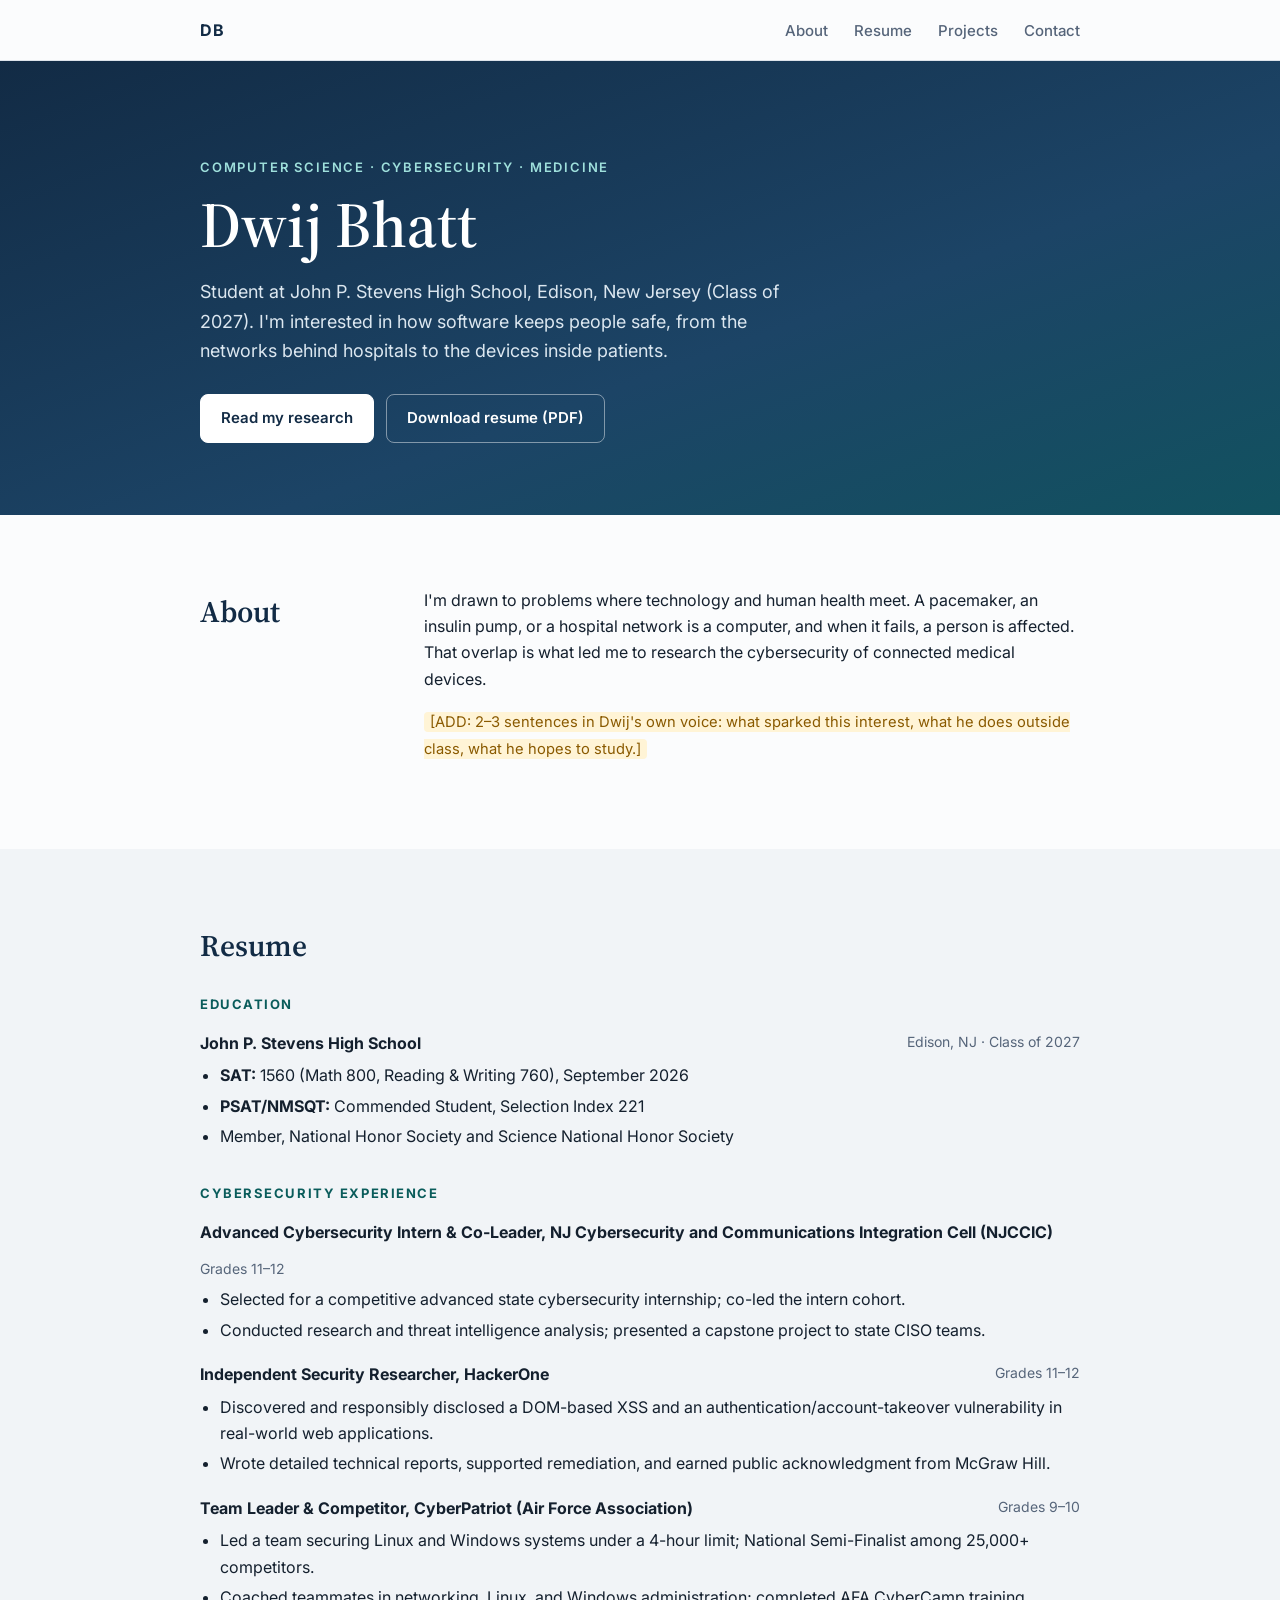
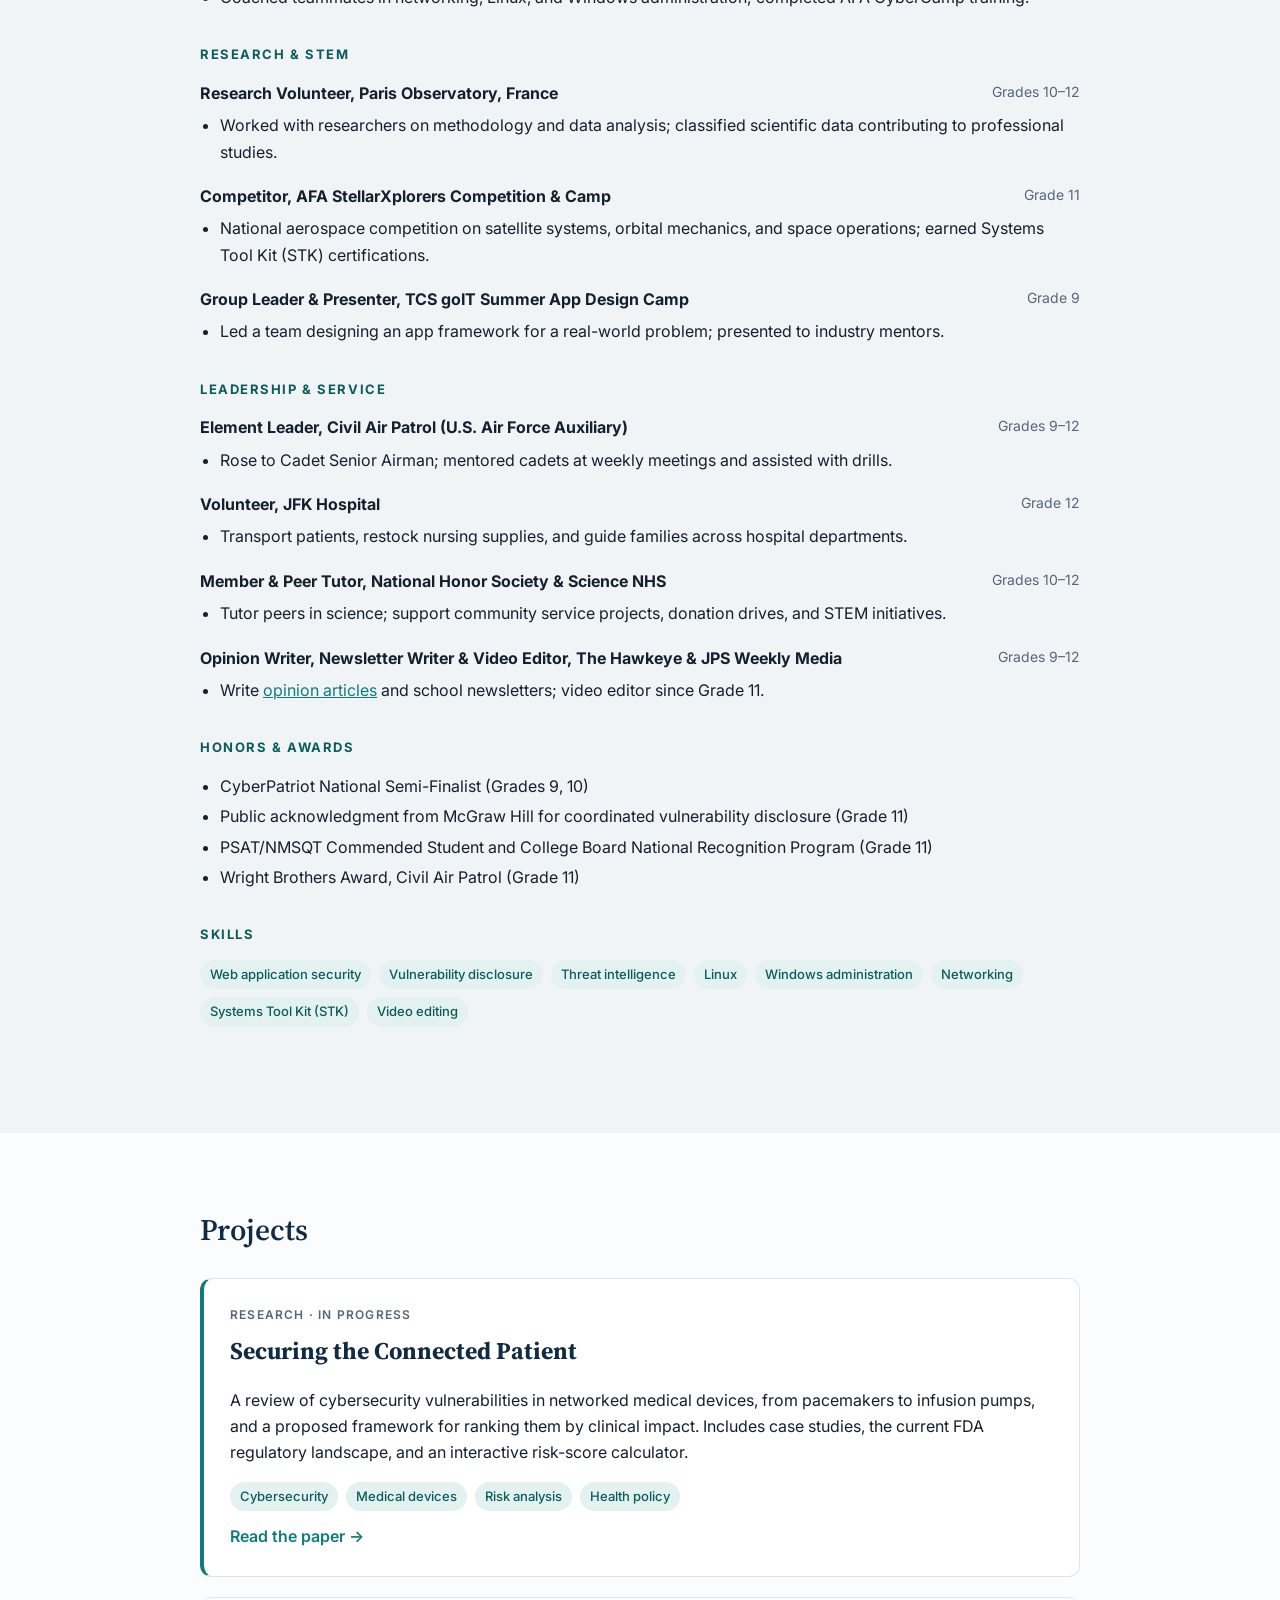
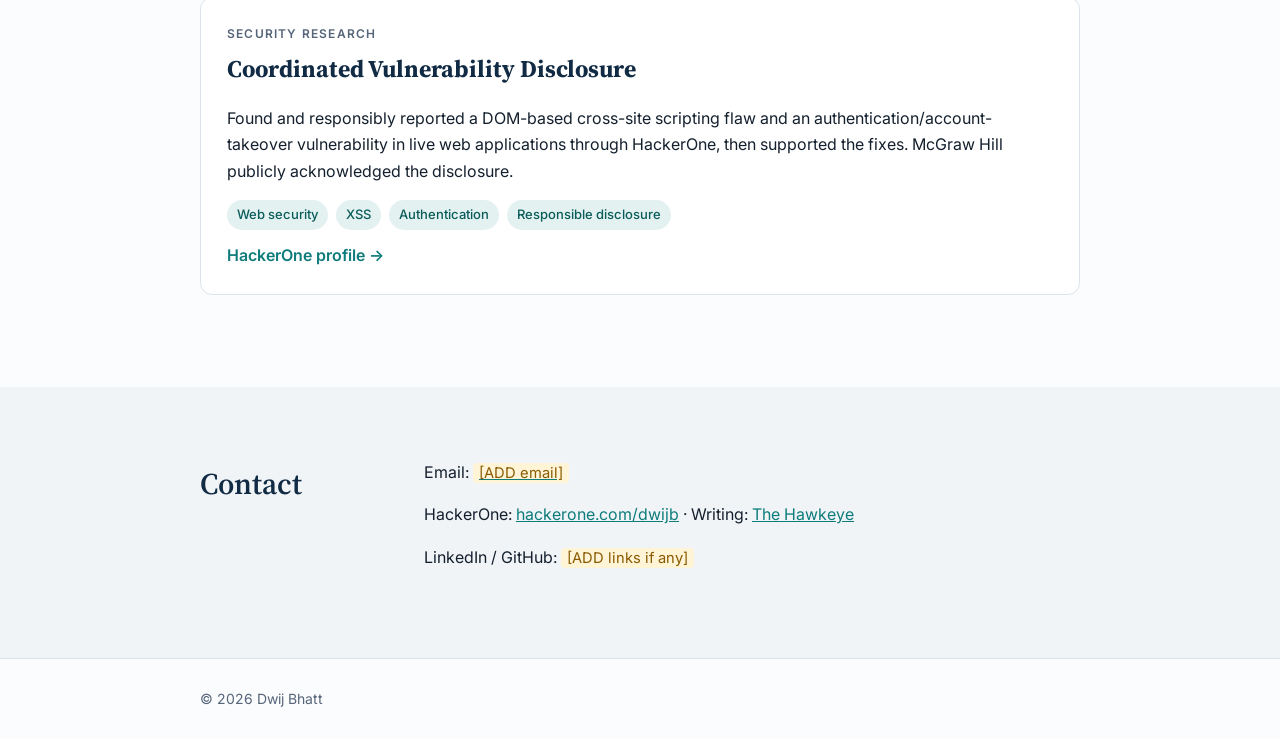
<file: index.html>
<!DOCTYPE html>
<html lang="en">
<head>
<meta charset="UTF-8">
<meta name="viewport" content="width=device-width, initial-scale=1.0">
<title>Dwij Bhatt</title>
<meta name="description" content="Dwij Bhatt: student at JP Stevens High School interested in computer science, cybersecurity, and medicine.">
<link rel="preconnect" href="https://fonts.googleapis.com">
<link href="https://fonts.googleapis.com/css2?family=Inter:wght@400;500;600;700&family=Source+Serif+4:ital,wght@0,400;0,600;1,400&display=swap" rel="stylesheet">
<link rel="stylesheet" href="style.css">
</head>
<body>

<header class="nav">
  <div class="wrap nav-inner">
    <a href="#top" class="logo">DB</a>
    <nav>
      <a href="#about">About</a>
      <a href="#resume">Resume</a>
      <a href="#projects">Projects</a>
      <a href="#contact">Contact</a>
    </nav>
  </div>
</header>

<main id="top">

  <section class="hero">
    <div class="wrap">
      <p class="eyebrow">Computer Science · Cybersecurity · Medicine</p>
      <h1>Dwij Bhatt</h1>
      <p class="lede">Student at John P. Stevens High School, Edison, New Jersey (Class of 2027). I'm interested in how software keeps people safe, from the networks behind hospitals to the devices inside patients.</p>
      <div class="hero-actions">
        <a class="btn primary" href="research.html">Read my research</a>
        <a class="btn" href="resume.pdf">Download resume (PDF)</a>
      </div>
    </div>
  </section>

  <section id="about" class="section">
    <div class="wrap two-col">
      <h2>About</h2>
      <div>
        <p>I'm drawn to problems where technology and human health meet. A pacemaker, an insulin pump, or a hospital network is a computer, and when it fails, a person is affected. That overlap is what led me to research the cybersecurity of connected medical devices.</p>
        <p><span class="ph">[ADD: 2–3 sentences in Dwij's own voice: what sparked this interest, what he does outside class, what he hopes to study.]</span></p>
      </div>
    </div>
  </section>

  <section id="resume" class="section alt">
    <div class="wrap">
      <h2>Resume</h2>

      <div class="resume-block">
        <h3>Education</h3>
        <div class="item">
          <div class="item-head"><strong>John P. Stevens High School</strong><span>Edison, NJ · Class of 2027</span></div>
          <ul>
            <li><strong>SAT:</strong> 1560 (Math 800, Reading &amp; Writing 760), September 2026</li>
            <li><strong>PSAT/NMSQT:</strong> Commended Student, Selection Index 221</li>
            <li>Member, National Honor Society and Science National Honor Society</li>
          </ul>
        </div>
      </div>

      <div class="resume-block">
        <h3>Cybersecurity Experience</h3>
        <div class="item">
          <div class="item-head"><strong>Advanced Cybersecurity Intern &amp; Co-Leader, NJ Cybersecurity and Communications Integration Cell (NJCCIC)</strong><span>Grades 11–12</span></div>
          <ul>
            <li>Selected for a competitive advanced state cybersecurity internship; co-led the intern cohort.</li>
            <li>Conducted research and threat intelligence analysis; presented a capstone project to state CISO teams.</li>
          </ul>
        </div>
        <div class="item">
          <div class="item-head"><strong>Independent Security Researcher, HackerOne</strong><span>Grades 11–12</span></div>
          <ul>
            <li>Discovered and responsibly disclosed a DOM-based XSS and an authentication/account-takeover vulnerability in real-world web applications.</li>
            <li>Wrote detailed technical reports, supported remediation, and earned public acknowledgment from McGraw Hill.</li>
          </ul>
        </div>
        <div class="item">
          <div class="item-head"><strong>Team Leader &amp; Competitor, CyberPatriot (Air Force Association)</strong><span>Grades 9–10</span></div>
          <ul>
            <li>Led a team securing Linux and Windows systems under a 4-hour limit; National Semi-Finalist among 25,000+ competitors.</li>
            <li>Coached teammates in networking, Linux, and Windows administration; completed AFA CyberCamp training.</li>
          </ul>
        </div>
      </div>

      <div class="resume-block">
        <h3>Research &amp; STEM</h3>
        <div class="item">
          <div class="item-head"><strong>Research Volunteer, Paris Observatory, France</strong><span>Grades 10–12</span></div>
          <ul><li>Worked with researchers on methodology and data analysis; classified scientific data contributing to professional studies.</li></ul>
        </div>
        <div class="item">
          <div class="item-head"><strong>Competitor, AFA StellarXplorers Competition &amp; Camp</strong><span>Grade 11</span></div>
          <ul><li>National aerospace competition on satellite systems, orbital mechanics, and space operations; earned Systems Tool Kit (STK) certifications.</li></ul>
        </div>
        <div class="item">
          <div class="item-head"><strong>Group Leader &amp; Presenter, TCS goIT Summer App Design Camp</strong><span>Grade 9</span></div>
          <ul><li>Led a team designing an app framework for a real-world problem; presented to industry mentors.</li></ul>
        </div>
      </div>

      <div class="resume-block">
        <h3>Leadership &amp; Service</h3>
        <div class="item">
          <div class="item-head"><strong>Element Leader, Civil Air Patrol (U.S. Air Force Auxiliary)</strong><span>Grades 9–12</span></div>
          <ul><li>Rose to Cadet Senior Airman; mentored cadets at weekly meetings and assisted with drills.</li></ul>
        </div>
        <div class="item">
          <div class="item-head"><strong>Volunteer, JFK Hospital</strong><span>Grade 12</span></div>
          <ul><li>Transport patients, restock nursing supplies, and guide families across hospital departments.</li></ul>
        </div>
        <div class="item">
          <div class="item-head"><strong>Member &amp; Peer Tutor, National Honor Society &amp; Science NHS</strong><span>Grades 10–12</span></div>
          <ul><li>Tutor peers in science; support community service projects, donation drives, and STEM initiatives.</li></ul>
        </div>
        <div class="item">
          <div class="item-head"><strong>Opinion Writer, Newsletter Writer &amp; Video Editor, The Hawkeye &amp; JPS Weekly Media</strong><span>Grades 9–12</span></div>
          <ul><li>Write <a href="https://hawkeyejps.com/staff_name/dwij-bhatt/">opinion articles</a> and school newsletters; video editor since Grade 11.</li></ul>
        </div>
      </div>

      <div class="resume-block">
        <h3>Honors &amp; Awards</h3>
        <ul>
          <li>CyberPatriot National Semi-Finalist (Grades 9, 10)</li>
          <li>Public acknowledgment from McGraw Hill for coordinated vulnerability disclosure (Grade 11)</li>
          <li>PSAT/NMSQT Commended Student and College Board National Recognition Program (Grade 11)</li>
          <li>Wright Brothers Award, Civil Air Patrol (Grade 11)</li>
        </ul>
      </div>

      <div class="resume-block">
        <h3>Skills</h3>
        <div class="tags">
          <span>Web application security</span><span>Vulnerability disclosure</span><span>Threat intelligence</span><span>Linux</span><span>Windows administration</span><span>Networking</span><span>Systems Tool Kit (STK)</span><span>Video editing</span>
        </div>
      </div>
    </div>
  </section>

  <section id="projects" class="section">
    <div class="wrap">
      <h2>Projects</h2>
      <article class="project featured">
        <div class="project-tag">Research · In progress</div>
        <h3><a href="research.html">Securing the Connected Patient</a></h3>
        <p>A review of cybersecurity vulnerabilities in networked medical devices, from pacemakers to infusion pumps, and a proposed framework for ranking them by clinical impact. Includes case studies, the current FDA regulatory landscape, and an interactive risk-score calculator.</p>
        <div class="tags"><span>Cybersecurity</span><span>Medical devices</span><span>Risk analysis</span><span>Health policy</span></div>
        <a class="link-arrow" href="research.html">Read the paper →</a>
      </article>
      <article class="project">
        <div class="project-tag">Security research</div>
        <h3><a href="https://hackerone.com/dwijb?type=user">Coordinated Vulnerability Disclosure</a></h3>
        <p>Found and responsibly reported a DOM-based cross-site scripting flaw and an authentication/account-takeover vulnerability in live web applications through HackerOne, then supported the fixes. McGraw Hill publicly acknowledged the disclosure.</p>
        <div class="tags"><span>Web security</span><span>XSS</span><span>Authentication</span><span>Responsible disclosure</span></div>
        <a class="link-arrow" href="https://hackerone.com/dwijb?type=user">HackerOne profile →</a>
      </article>
    </div>
  </section>

  <section id="contact" class="section alt">
    <div class="wrap two-col">
      <h2>Contact</h2>
      <div>
        <p>Email: <a href="mailto:you@example.com"><span class="ph">[ADD email]</span></a></p>
        <p>HackerOne: <a href="https://hackerone.com/dwijb?type=user">hackerone.com/dwijb</a> · Writing: <a href="https://hawkeyejps.com/staff_name/dwij-bhatt/">The Hawkeye</a></p>
        <p>LinkedIn / GitHub: <span class="ph">[ADD links if any]</span></p>
      </div>
    </div>
  </section>

</main>

<footer class="footer"><div class="wrap">© 2026 Dwij Bhatt</div></footer>
</body>
</html>
</file>
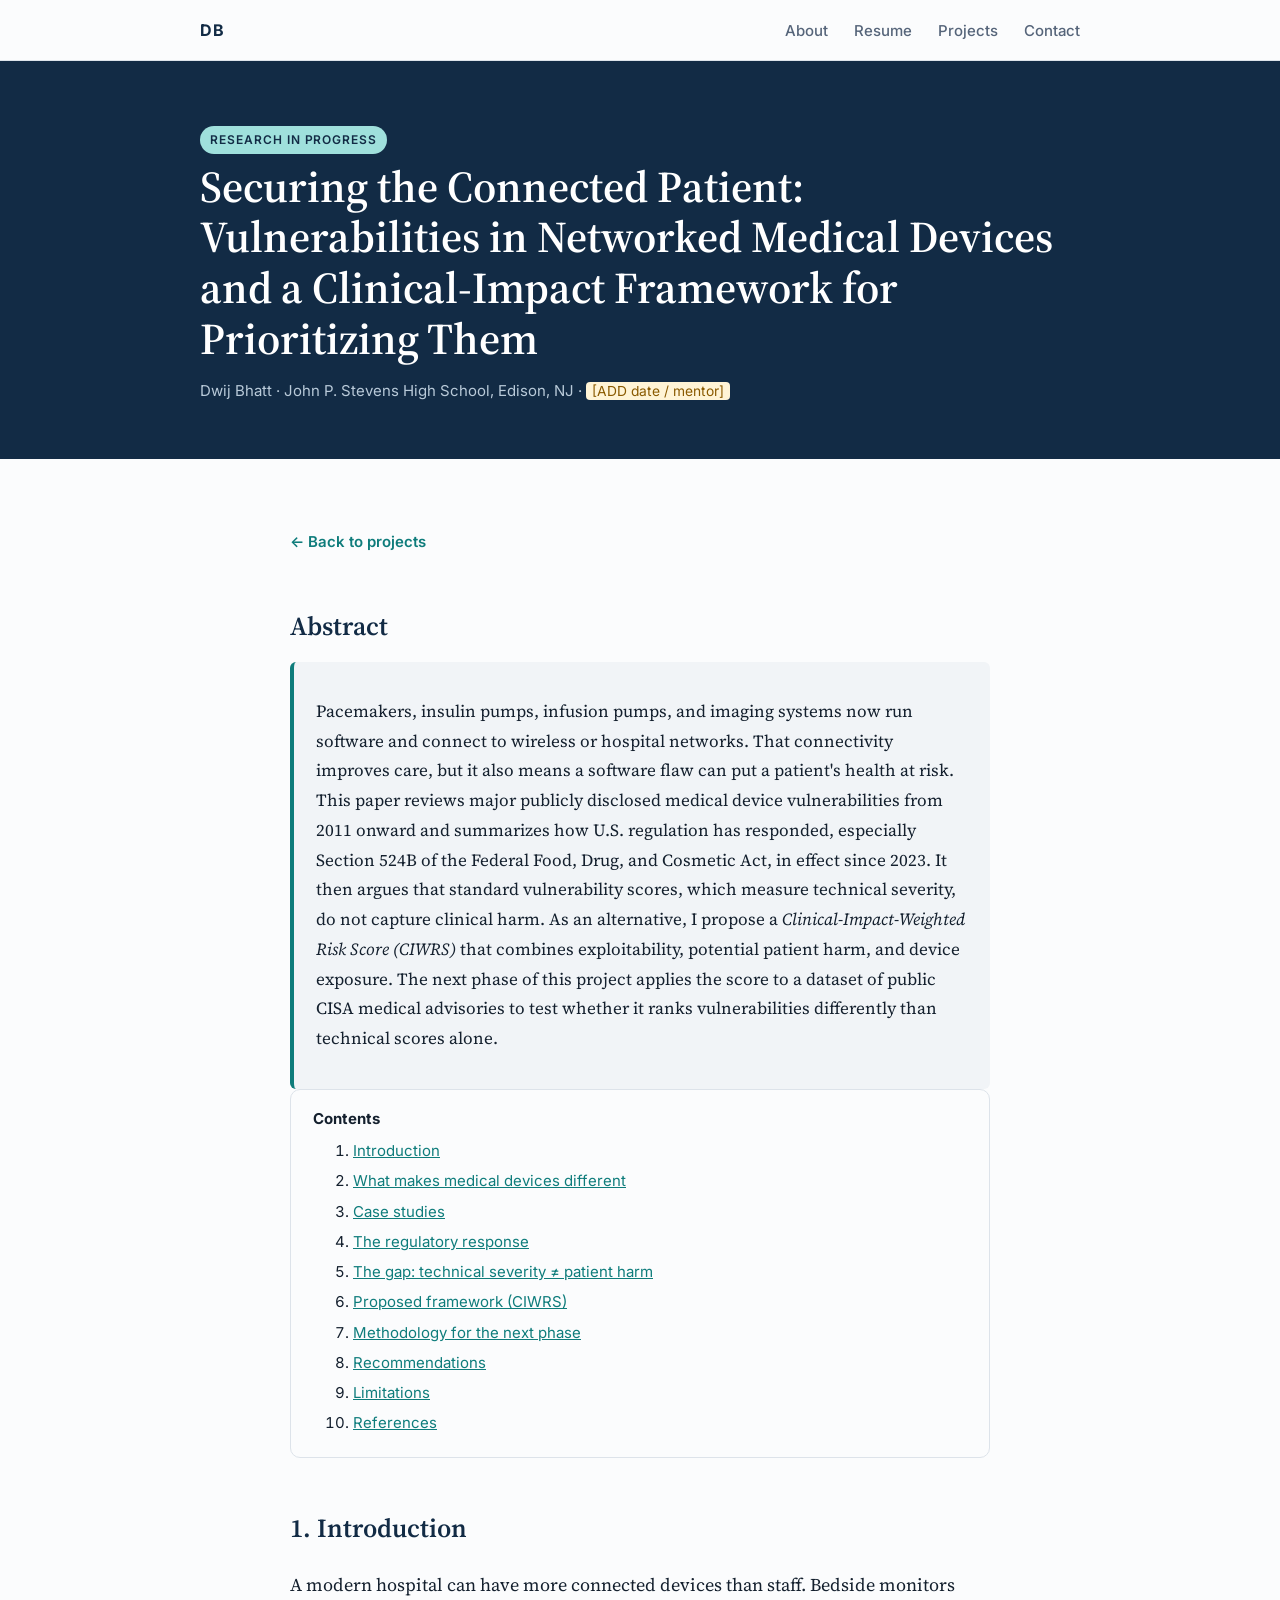
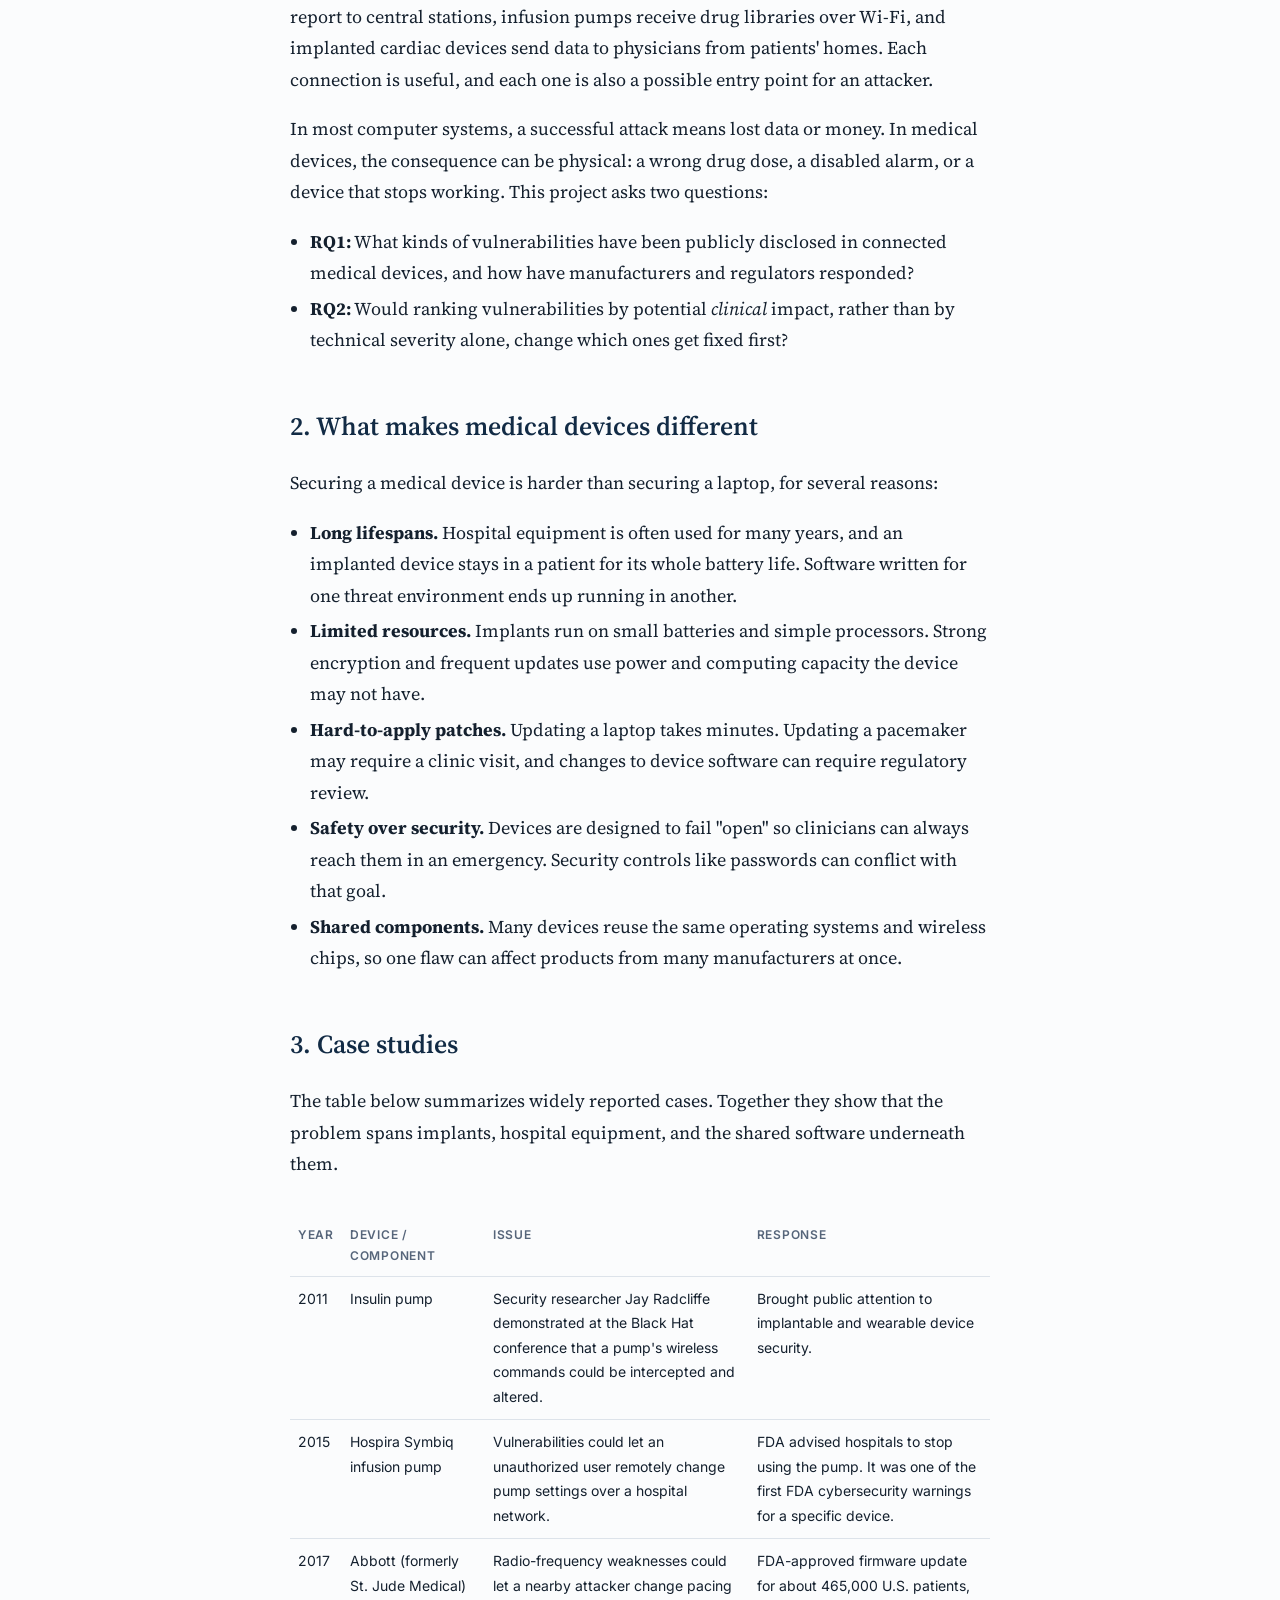
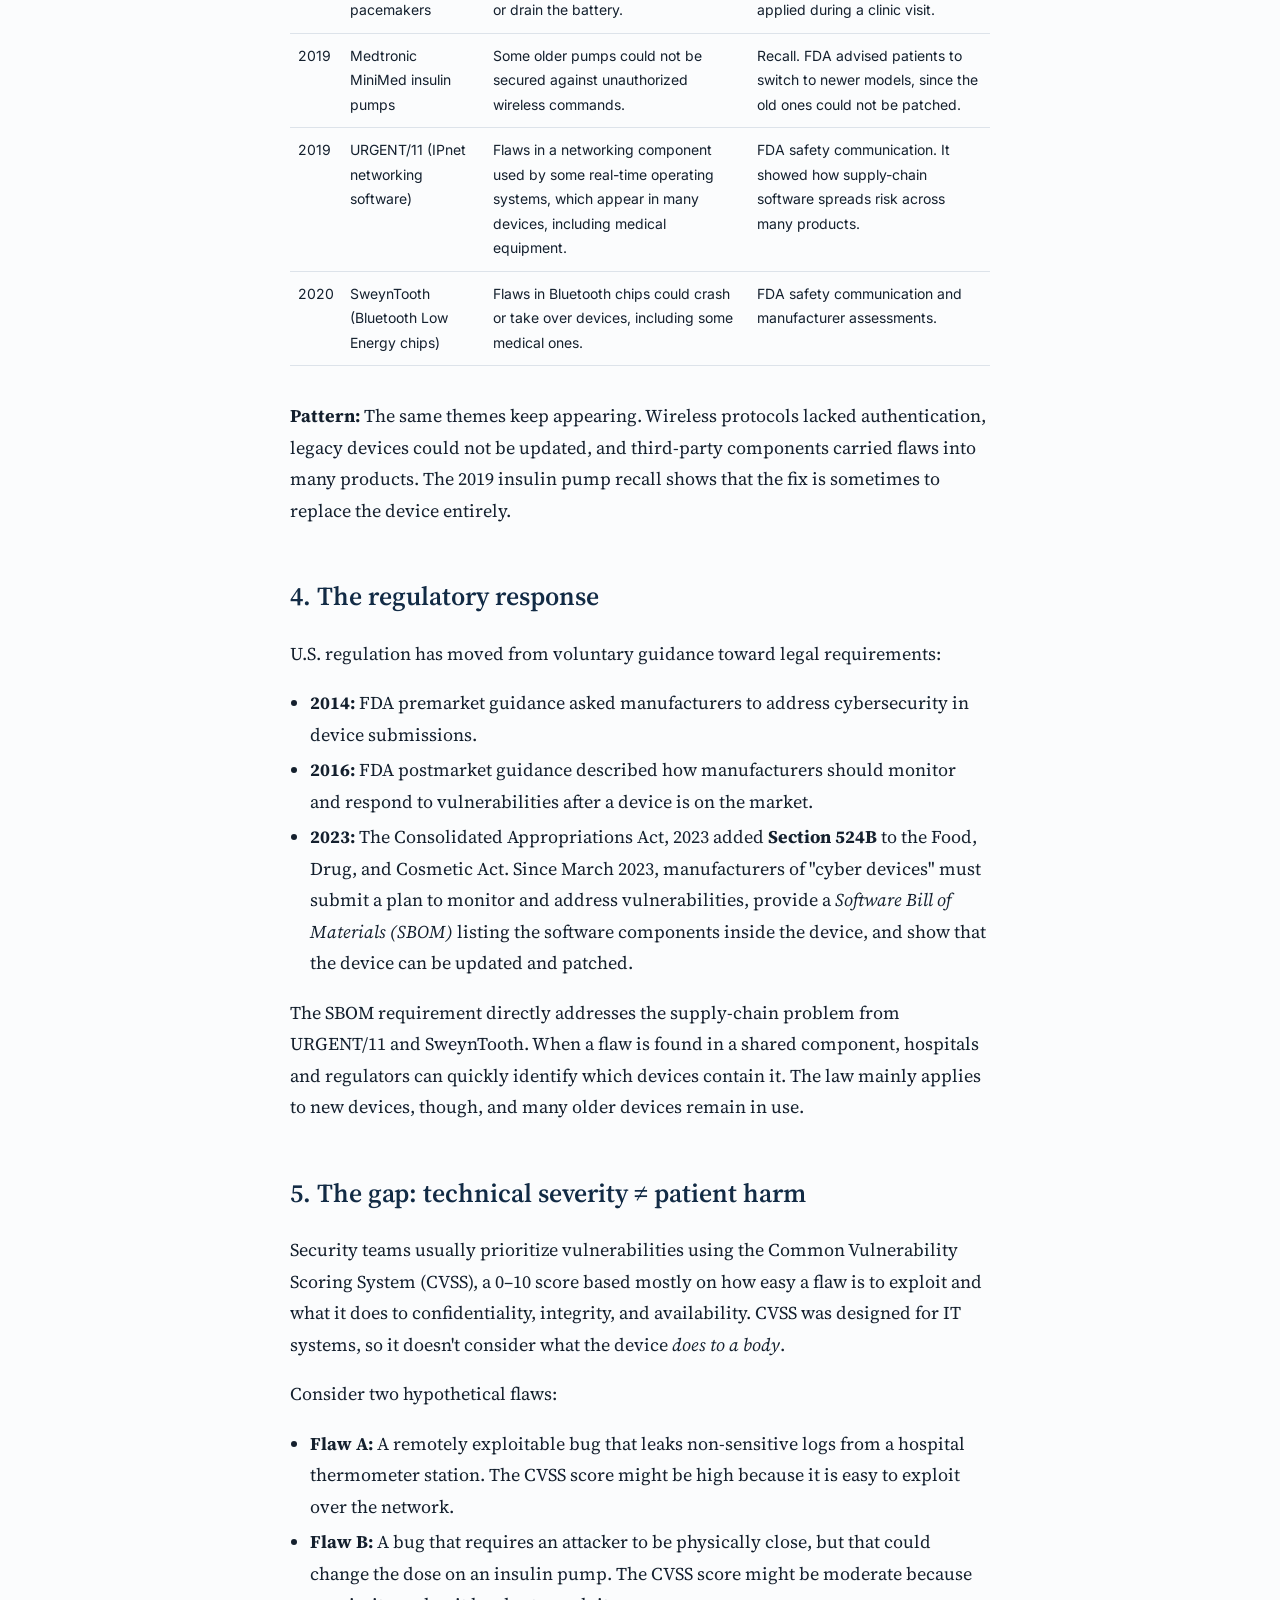
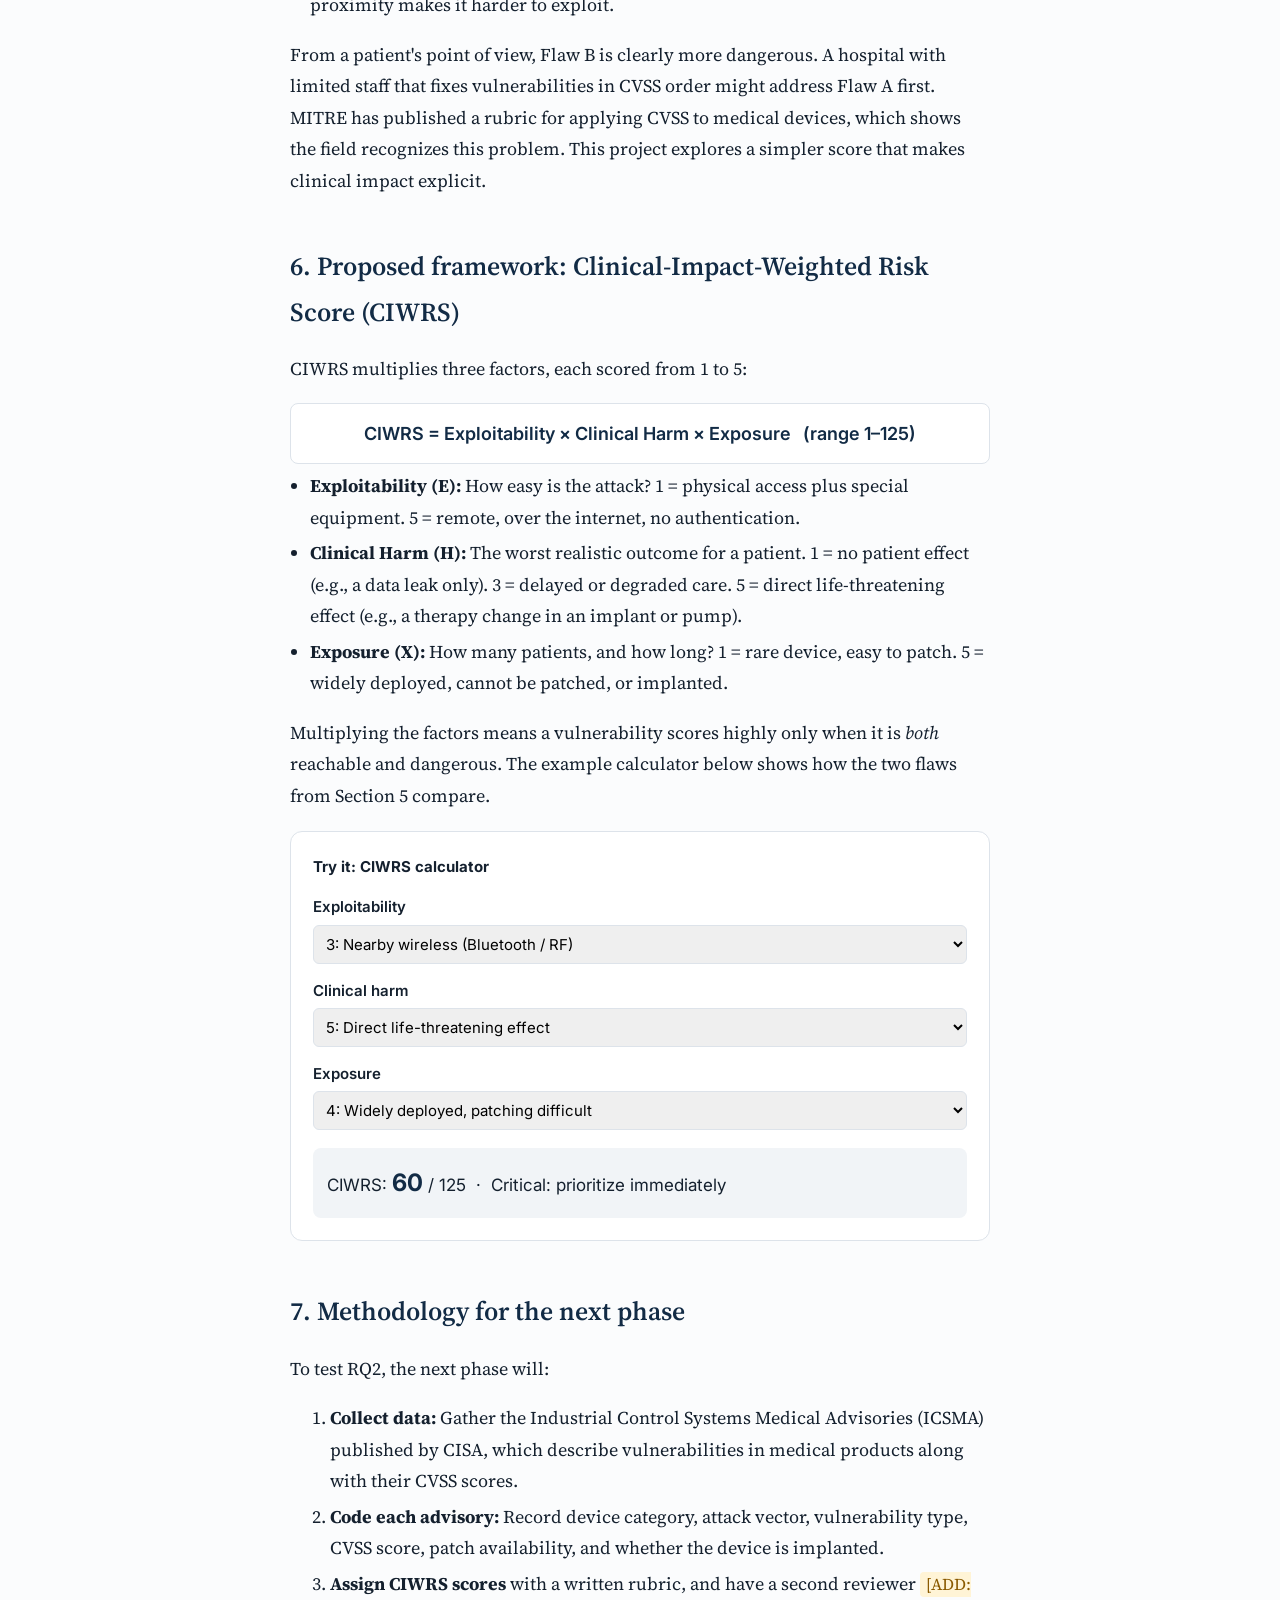
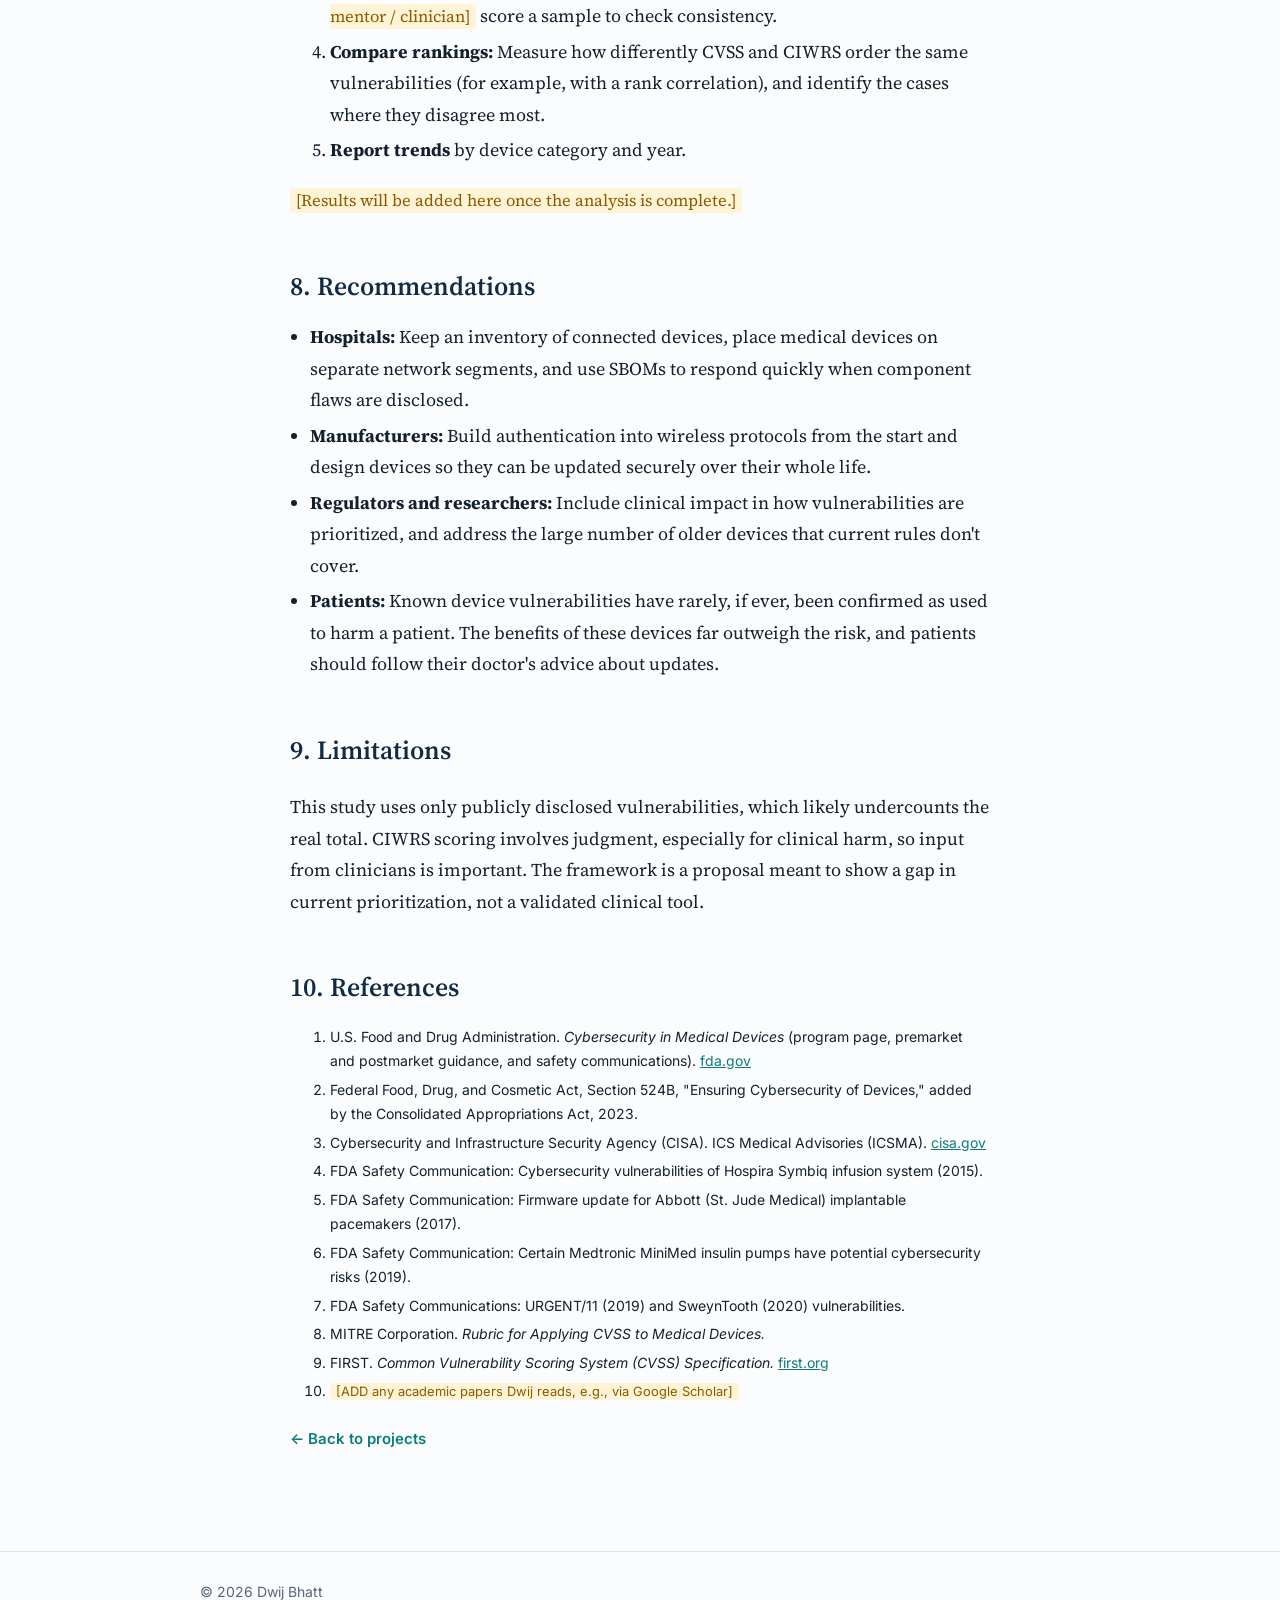
<file: research.html>
<!DOCTYPE html>
<html lang="en">
<head>
<meta charset="UTF-8">
<meta name="viewport" content="width=device-width, initial-scale=1.0">
<title>Securing the Connected Patient | Dwij Bhatt</title>
<meta name="description" content="A review of cybersecurity vulnerabilities in connected medical devices and a clinical-impact-weighted framework for prioritizing them.">
<link rel="preconnect" href="https://fonts.googleapis.com">
<link href="https://fonts.googleapis.com/css2?family=Inter:wght@400;500;600;700&family=Source+Serif+4:ital,wght@0,400;0,600;1,400&display=swap" rel="stylesheet">
<link rel="stylesheet" href="style.css">
</head>
<body>

<header class="nav">
  <div class="wrap nav-inner">
    <a href="index.html" class="logo">DB</a>
    <nav>
      <a href="index.html#about">About</a>
      <a href="index.html#resume">Resume</a>
      <a href="index.html#projects">Projects</a>
      <a href="index.html#contact">Contact</a>
    </nav>
  </div>
</header>

<section class="paper-head">
  <div class="wrap">
    <span class="status">Research in progress</span>
    <h1>Securing the Connected Patient: Vulnerabilities in Networked Medical Devices and a Clinical-Impact Framework for Prioritizing Them</h1>
    <p class="meta">Dwij Bhatt · John P. Stevens High School, Edison, NJ · <span class="ph">[ADD date / mentor]</span></p>
  </div>
</section>

<article class="paper">

  <p><a class="back" href="index.html#projects">← Back to projects</a></p>

  <h2 id="abstract">Abstract</h2>
  <div class="abstract">
    <p>Pacemakers, insulin pumps, infusion pumps, and imaging systems now run software and connect to wireless or hospital networks. That connectivity improves care, but it also means a software flaw can put a patient's health at risk. This paper reviews major publicly disclosed medical device vulnerabilities from 2011 onward and summarizes how U.S. regulation has responded, especially Section 524B of the Federal Food, Drug, and Cosmetic Act, in effect since 2023. It then argues that standard vulnerability scores, which measure technical severity, do not capture clinical harm. As an alternative, I propose a <em>Clinical-Impact-Weighted Risk Score (CIWRS)</em> that combines exploitability, potential patient harm, and device exposure. The next phase of this project applies the score to a dataset of public CISA medical advisories to test whether it ranks vulnerabilities differently than technical scores alone.</p>
  </div>

  <div class="toc">
    <strong>Contents</strong>
    <ol>
      <li><a href="#intro">Introduction</a></li>
      <li><a href="#background">What makes medical devices different</a></li>
      <li><a href="#cases">Case studies</a></li>
      <li><a href="#regulation">The regulatory response</a></li>
      <li><a href="#gap">The gap: technical severity ≠ patient harm</a></li>
      <li><a href="#framework">Proposed framework (CIWRS)</a></li>
      <li><a href="#method">Methodology for the next phase</a></li>
      <li><a href="#recs">Recommendations</a></li>
      <li><a href="#limits">Limitations</a></li>
      <li><a href="#refs">References</a></li>
    </ol>
  </div>

  <h2 id="intro">1. Introduction</h2>
  <p>A modern hospital can have more connected devices than staff. Bedside monitors report to central stations, infusion pumps receive drug libraries over Wi-Fi, and implanted cardiac devices send data to physicians from patients' homes. Each connection is useful, and each one is also a possible entry point for an attacker.</p>
  <p>In most computer systems, a successful attack means lost data or money. In medical devices, the consequence can be physical: a wrong drug dose, a disabled alarm, or a device that stops working. This project asks two questions:</p>
  <ul>
    <li><strong>RQ1:</strong> What kinds of vulnerabilities have been publicly disclosed in connected medical devices, and how have manufacturers and regulators responded?</li>
    <li><strong>RQ2:</strong> Would ranking vulnerabilities by potential <em>clinical</em> impact, rather than by technical severity alone, change which ones get fixed first?</li>
  </ul>

  <h2 id="background">2. What makes medical devices different</h2>
  <p>Securing a medical device is harder than securing a laptop, for several reasons:</p>
  <ul>
    <li><strong>Long lifespans.</strong> Hospital equipment is often used for many years, and an implanted device stays in a patient for its whole battery life. Software written for one threat environment ends up running in another.</li>
    <li><strong>Limited resources.</strong> Implants run on small batteries and simple processors. Strong encryption and frequent updates use power and computing capacity the device may not have.</li>
    <li><strong>Hard-to-apply patches.</strong> Updating a laptop takes minutes. Updating a pacemaker may require a clinic visit, and changes to device software can require regulatory review.</li>
    <li><strong>Safety over security.</strong> Devices are designed to fail "open" so clinicians can always reach them in an emergency. Security controls like passwords can conflict with that goal.</li>
    <li><strong>Shared components.</strong> Many devices reuse the same operating systems and wireless chips, so one flaw can affect products from many manufacturers at once.</li>
  </ul>

  <h2 id="cases">3. Case studies</h2>
  <p>The table below summarizes widely reported cases. Together they show that the problem spans implants, hospital equipment, and the shared software underneath them.</p>
  <div class="table-scroll">
  <table>
    <thead><tr><th>Year</th><th>Device / component</th><th>Issue</th><th>Response</th></tr></thead>
    <tbody>
      <tr><td>2011</td><td>Insulin pump</td><td>Security researcher Jay Radcliffe demonstrated at the Black Hat conference that a pump's wireless commands could be intercepted and altered.</td><td>Brought public attention to implantable and wearable device security.</td></tr>
      <tr><td>2015</td><td>Hospira Symbiq infusion pump</td><td>Vulnerabilities could let an unauthorized user remotely change pump settings over a hospital network.</td><td>FDA advised hospitals to stop using the pump. It was one of the first FDA cybersecurity warnings for a specific device.</td></tr>
      <tr><td>2017</td><td>Abbott (formerly St. Jude Medical) pacemakers</td><td>Radio-frequency weaknesses could let a nearby attacker change pacing or drain the battery.</td><td>FDA-approved firmware update for about 465,000 U.S. patients, applied during a clinic visit.</td></tr>
      <tr><td>2019</td><td>Medtronic MiniMed insulin pumps</td><td>Some older pumps could not be secured against unauthorized wireless commands.</td><td>Recall. FDA advised patients to switch to newer models, since the old ones could not be patched.</td></tr>
      <tr><td>2019</td><td>URGENT/11 (IPnet networking software)</td><td>Flaws in a networking component used by some real-time operating systems, which appear in many devices, including medical equipment.</td><td>FDA safety communication. It showed how supply-chain software spreads risk across many products.</td></tr>
      <tr><td>2020</td><td>SweynTooth (Bluetooth Low Energy chips)</td><td>Flaws in Bluetooth chips could crash or take over devices, including some medical ones.</td><td>FDA safety communication and manufacturer assessments.</td></tr>
    </tbody>
  </table>
  </div>
  <p><strong>Pattern:</strong> The same themes keep appearing. Wireless protocols lacked authentication, legacy devices could not be updated, and third-party components carried flaws into many products. The 2019 insulin pump recall shows that the fix is sometimes to replace the device entirely.</p>

  <h2 id="regulation">4. The regulatory response</h2>
  <p>U.S. regulation has moved from voluntary guidance toward legal requirements:</p>
  <ul>
    <li><strong>2014:</strong> FDA premarket guidance asked manufacturers to address cybersecurity in device submissions.</li>
    <li><strong>2016:</strong> FDA postmarket guidance described how manufacturers should monitor and respond to vulnerabilities after a device is on the market.</li>
    <li><strong>2023:</strong> The Consolidated Appropriations Act, 2023 added <strong>Section 524B</strong> to the Food, Drug, and Cosmetic Act. Since March 2023, manufacturers of "cyber devices" must submit a plan to monitor and address vulnerabilities, provide a <em>Software Bill of Materials (SBOM)</em> listing the software components inside the device, and show that the device can be updated and patched.</li>
  </ul>
  <p>The SBOM requirement directly addresses the supply-chain problem from URGENT/11 and SweynTooth. When a flaw is found in a shared component, hospitals and regulators can quickly identify which devices contain it. The law mainly applies to new devices, though, and many older devices remain in use.</p>

  <h2 id="gap">5. The gap: technical severity ≠ patient harm</h2>
  <p>Security teams usually prioritize vulnerabilities using the Common Vulnerability Scoring System (CVSS), a 0–10 score based mostly on how easy a flaw is to exploit and what it does to confidentiality, integrity, and availability. CVSS was designed for IT systems, so it doesn't consider what the device <em>does to a body</em>.</p>
  <p>Consider two hypothetical flaws:</p>
  <ul>
    <li><strong>Flaw A:</strong> A remotely exploitable bug that leaks non-sensitive logs from a hospital thermometer station. The CVSS score might be high because it is easy to exploit over the network.</li>
    <li><strong>Flaw B:</strong> A bug that requires an attacker to be physically close, but that could change the dose on an insulin pump. The CVSS score might be moderate because proximity makes it harder to exploit.</li>
  </ul>
  <p>From a patient's point of view, Flaw B is clearly more dangerous. A hospital with limited staff that fixes vulnerabilities in CVSS order might address Flaw A first. MITRE has published a rubric for applying CVSS to medical devices, which shows the field recognizes this problem. This project explores a simpler score that makes clinical impact explicit.</p>

  <h2 id="framework">6. Proposed framework: Clinical-Impact-Weighted Risk Score (CIWRS)</h2>
  <p>CIWRS multiplies three factors, each scored from 1 to 5:</p>
  <div class="formula">CIWRS = Exploitability × Clinical Harm × Exposure &nbsp;&nbsp;(range 1–125)</div>
  <ul>
    <li><strong>Exploitability (E):</strong> How easy is the attack? 1 = physical access plus special equipment. 5 = remote, over the internet, no authentication.</li>
    <li><strong>Clinical Harm (H):</strong> The worst realistic outcome for a patient. 1 = no patient effect (e.g., a data leak only). 3 = delayed or degraded care. 5 = direct life-threatening effect (e.g., a therapy change in an implant or pump).</li>
    <li><strong>Exposure (X):</strong> How many patients, and how long? 1 = rare device, easy to patch. 5 = widely deployed, cannot be patched, or implanted.</li>
  </ul>
  <p>Multiplying the factors means a vulnerability scores highly only when it is <em>both</em> reachable and dangerous. The example calculator below shows how the two flaws from Section 5 compare.</p>

  <div class="calc" id="calc">
    <strong>Try it: CIWRS calculator</strong>
    <label for="e">Exploitability</label>
    <select id="e">
      <option value="1">1: Physical access + special equipment</option>
      <option value="2">2: Physical access</option>
      <option value="3" selected>3: Nearby wireless (Bluetooth / RF)</option>
      <option value="4">4: Hospital network access</option>
      <option value="5">5: Remote over the internet, no authentication</option>
    </select>
    <label for="h">Clinical harm</label>
    <select id="h">
      <option value="1">1: No patient effect (data exposure only)</option>
      <option value="2">2: Minor inconvenience</option>
      <option value="3">3: Delayed or degraded care</option>
      <option value="4">4: Serious injury possible</option>
      <option value="5" selected>5: Direct life-threatening effect</option>
    </select>
    <label for="x">Exposure</label>
    <select id="x">
      <option value="1">1: Rare device, easily patched</option>
      <option value="2">2: Limited deployment</option>
      <option value="3">3: Moderate deployment</option>
      <option value="4" selected>4: Widely deployed, patching difficult</option>
      <option value="5">5: Implanted or unpatchable</option>
    </select>
    <div class="calc-out" id="out"></div>
  </div>

  <h2 id="method">7. Methodology for the next phase</h2>
  <p>To test RQ2, the next phase will:</p>
  <ol>
    <li><strong>Collect data:</strong> Gather the Industrial Control Systems Medical Advisories (ICSMA) published by CISA, which describe vulnerabilities in medical products along with their CVSS scores.</li>
    <li><strong>Code each advisory:</strong> Record device category, attack vector, vulnerability type, CVSS score, patch availability, and whether the device is implanted.</li>
    <li><strong>Assign CIWRS scores</strong> with a written rubric, and have a second reviewer <span class="ph">[ADD: mentor / clinician]</span> score a sample to check consistency.</li>
    <li><strong>Compare rankings:</strong> Measure how differently CVSS and CIWRS order the same vulnerabilities (for example, with a rank correlation), and identify the cases where they disagree most.</li>
    <li><strong>Report trends</strong> by device category and year.</li>
  </ol>
  <p><span class="ph">[Results will be added here once the analysis is complete.]</span></p>

  <h2 id="recs">8. Recommendations</h2>
  <ul>
    <li><strong>Hospitals:</strong> Keep an inventory of connected devices, place medical devices on separate network segments, and use SBOMs to respond quickly when component flaws are disclosed.</li>
    <li><strong>Manufacturers:</strong> Build authentication into wireless protocols from the start and design devices so they can be updated securely over their whole life.</li>
    <li><strong>Regulators and researchers:</strong> Include clinical impact in how vulnerabilities are prioritized, and address the large number of older devices that current rules don't cover.</li>
    <li><strong>Patients:</strong> Known device vulnerabilities have rarely, if ever, been confirmed as used to harm a patient. The benefits of these devices far outweigh the risk, and patients should follow their doctor's advice about updates.</li>
  </ul>

  <h2 id="limits">9. Limitations</h2>
  <p>This study uses only publicly disclosed vulnerabilities, which likely undercounts the real total. CIWRS scoring involves judgment, especially for clinical harm, so input from clinicians is important. The framework is a proposal meant to show a gap in current prioritization, not a validated clinical tool.</p>

  <h2 id="refs">10. References</h2>
  <ol class="refs">
    <li>U.S. Food and Drug Administration. <em>Cybersecurity in Medical Devices</em> (program page, premarket and postmarket guidance, and safety communications). <a href="https://www.fda.gov/medical-devices/digital-health-center-excellence/cybersecurity">fda.gov</a></li>
    <li>Federal Food, Drug, and Cosmetic Act, Section 524B, "Ensuring Cybersecurity of Devices," added by the Consolidated Appropriations Act, 2023.</li>
    <li>Cybersecurity and Infrastructure Security Agency (CISA). ICS Medical Advisories (ICSMA). <a href="https://www.cisa.gov/news-events/cybersecurity-advisories">cisa.gov</a></li>
    <li>FDA Safety Communication: Cybersecurity vulnerabilities of Hospira Symbiq infusion system (2015).</li>
    <li>FDA Safety Communication: Firmware update for Abbott (St. Jude Medical) implantable pacemakers (2017).</li>
    <li>FDA Safety Communication: Certain Medtronic MiniMed insulin pumps have potential cybersecurity risks (2019).</li>
    <li>FDA Safety Communications: URGENT/11 (2019) and SweynTooth (2020) vulnerabilities.</li>
    <li>MITRE Corporation. <em>Rubric for Applying CVSS to Medical Devices.</em></li>
    <li>FIRST. <em>Common Vulnerability Scoring System (CVSS) Specification.</em> <a href="https://www.first.org/cvss/">first.org</a></li>
    <li><span class="ph">[ADD any academic papers Dwij reads, e.g., via Google Scholar]</span></li>
  </ol>

  <p><a class="back" href="index.html#projects">← Back to projects</a></p>
</article>

<footer class="footer"><div class="wrap">© 2026 Dwij Bhatt</div></footer>

<script>
  (function () {
    var e = document.getElementById('e'), h = document.getElementById('h'),
        x = document.getElementById('x'), out = document.getElementById('out');
    function update() {
      var s = (+e.value) * (+h.value) * (+x.value);
      var level = s >= 60 ? 'Critical: prioritize immediately'
                : s >= 30 ? 'High: address soon'
                : s >= 12 ? 'Moderate: schedule fix'
                : 'Low: monitor';
      out.innerHTML = 'CIWRS: <strong>' + s + '</strong> / 125 &nbsp;·&nbsp; ' + level;
    }
    [e, h, x].forEach(function (el) { el.addEventListener('change', update); });
    update();
  })();
</script>
</body>
</html>
</file>
<file: style.css>
:root {
  --ink: #14202e;
  --muted: #56657a;
  --bg: #fbfcfd;
  --alt: #f1f4f7;
  --line: #dde3ea;
  --accent: #0e7c7b;
  --accent-dark: #0a5c5b;
  --navy: #122b45;
  --ph-bg: #fff4d6;
  --ph-ink: #8a5a00;
}
* { box-sizing: border-box; }
html { scroll-behavior: smooth; }
body {
  margin: 0; background: var(--bg); color: var(--ink);
  font-family: "Inter", system-ui, sans-serif; font-size: 16px; line-height: 1.65;
}
a { color: var(--accent); }
.wrap { max-width: 920px; margin: 0 auto; padding: 0 20px; }

/* nav */
.nav { position: sticky; top: 0; background: rgba(251,252,253,.92); backdrop-filter: blur(8px); border-bottom: 1px solid var(--line); z-index: 10; }
.nav-inner { display: flex; justify-content: space-between; align-items: center; height: 60px; }
.logo { font-weight: 700; text-decoration: none; color: var(--navy); letter-spacing: .04em; }
.nav nav a { margin-left: 22px; text-decoration: none; color: var(--muted); font-size: 15px; font-weight: 500; }
.nav nav a:hover { color: var(--accent); }

/* hero */
.hero { padding: 96px 0 72px; background: linear-gradient(160deg, var(--navy) 0%, #1c4466 60%, var(--accent-dark) 130%); color: #fff; }
.eyebrow { text-transform: uppercase; letter-spacing: .14em; font-size: 13px; font-weight: 600; color: #9fe0dc; margin: 0 0 12px; }
.hero h1 { font-family: "Source Serif 4", Georgia, serif; font-size: clamp(40px, 7vw, 64px); font-weight: 600; margin: 0 0 16px; line-height: 1.1; }
.lede { max-width: 620px; font-size: 18px; color: #dce7f0; margin: 0 0 28px; }
.hero-actions { display: flex; gap: 12px; flex-wrap: wrap; }
.btn { display: inline-block; padding: 11px 20px; border-radius: 8px; text-decoration: none; font-weight: 600; font-size: 15px; border: 1px solid rgba(255,255,255,.45); color: #fff; }
.btn.primary { background: #fff; color: var(--navy); border-color: #fff; }
.btn:hover { opacity: .9; }

/* sections */
.section { padding: 72px 0; }
.section.alt { background: var(--alt); }
h2 { font-family: "Source Serif 4", Georgia, serif; font-size: 30px; font-weight: 600; margin: 0 0 24px; color: var(--navy); }
h3 { font-size: 13px; text-transform: uppercase; letter-spacing: .12em; color: var(--accent-dark); margin: 0 0 14px; }
.two-col { display: grid; grid-template-columns: 200px 1fr; gap: 24px; }
.two-col p:first-child { margin-top: 0; }

.resume-block { margin-bottom: 34px; }
.item { margin-bottom: 18px; }
.item-head { display: flex; justify-content: space-between; gap: 12px; flex-wrap: wrap; }
.item-head span { color: var(--muted); font-size: 14px; }
.item p { margin: 4px 0; }
ul { margin: 6px 0 0; padding-left: 20px; }
li { margin-bottom: 4px; }

.tags { display: flex; flex-wrap: wrap; gap: 8px; margin: 12px 0; }
.tags span { font-size: 13px; padding: 4px 10px; border-radius: 99px; background: #e3f1f0; color: var(--accent-dark); font-weight: 500; }

/* projects */
.project { border: 1px solid var(--line); border-radius: 12px; padding: 26px; margin-bottom: 20px; background: #fff; }
.project.featured { border-left: 4px solid var(--accent); }
.project h3 { font-family: "Source Serif 4", Georgia, serif; text-transform: none; letter-spacing: 0; font-size: 24px; color: var(--navy); margin: 6px 0 10px; }
.project h3 a { color: inherit; text-decoration: none; }
.project-tag { font-size: 12px; font-weight: 600; text-transform: uppercase; letter-spacing: .1em; color: var(--muted); }
.link-arrow { font-weight: 600; text-decoration: none; }

/* placeholders, remove once filled */
.ph { background: var(--ph-bg); color: var(--ph-ink); padding: 1px 6px; border-radius: 4px; font-size: .92em; }
.tags .ph { background: var(--ph-bg); color: var(--ph-ink); }

.footer { padding: 28px 0; border-top: 1px solid var(--line); color: var(--muted); font-size: 14px; }

/* research paper */
.paper-head { padding: 64px 0 40px; background: var(--navy); color: #fff; }
.paper-head h1 { font-family: "Source Serif 4", Georgia, serif; font-size: clamp(30px, 5vw, 44px); line-height: 1.15; margin: 8px 0 14px; font-weight: 600; }
.paper-head .meta { color: #b9cad9; font-size: 15px; }
.status { display: inline-block; font-size: 12px; font-weight: 600; letter-spacing: .08em; text-transform: uppercase; background: #9fe0dc; color: var(--navy); padding: 4px 10px; border-radius: 99px; }
.paper { max-width: 740px; margin: 0 auto; padding: 48px 20px 80px; font-family: "Source Serif 4", Georgia, serif; font-size: 18px; line-height: 1.75; }
.paper h2 { font-size: 26px; margin: 48px 0 12px; }
.paper h3 { font-family: "Inter", sans-serif; margin-top: 28px; }
.abstract { background: var(--alt); border-left: 4px solid var(--accent); padding: 18px 22px; border-radius: 6px; font-size: 17px; }
.toc { font-family: "Inter", sans-serif; font-size: 15px; border: 1px solid var(--line); border-radius: 10px; padding: 16px 22px; }
.toc ol { margin: 6px 0 0; }
table { width: 100%; border-collapse: collapse; font-family: "Inter", sans-serif; font-size: 14px; margin: 16px 0; }
th, td { text-align: left; padding: 10px 8px; border-bottom: 1px solid var(--line); vertical-align: top; }
th { color: var(--muted); font-weight: 600; font-size: 12px; text-transform: uppercase; letter-spacing: .06em; }
.table-scroll { overflow-x: auto; }
.formula { font-family: "Inter", sans-serif; background: #fff; border: 1px solid var(--line); border-radius: 8px; padding: 14px 18px; text-align: center; font-weight: 600; color: var(--navy); }
.calc { font-family: "Inter", sans-serif; font-size: 15px; border: 1px solid var(--line); border-radius: 12px; padding: 22px; background: #fff; margin: 20px 0; }
.calc label { display: block; font-weight: 600; margin: 14px 0 4px; }
.calc select, .calc input { width: 100%; padding: 8px; border: 1px solid var(--line); border-radius: 6px; font: inherit; }
.calc-out { margin-top: 18px; padding: 14px; border-radius: 8px; background: var(--alt); font-size: 17px; }
.calc-out strong { font-size: 24px; color: var(--navy); }
.refs { font-family: "Inter", sans-serif; font-size: 14px; }
.back { font-family: "Inter", sans-serif; font-size: 15px; font-weight: 600; text-decoration: none; }

@media (max-width: 640px) {
  .two-col { grid-template-columns: 1fr; gap: 4px; }
  .nav nav a { margin-left: 14px; font-size: 14px; }
  .hero { padding: 64px 0 52px; }
  .paper { font-size: 17px; }
}
</file>
